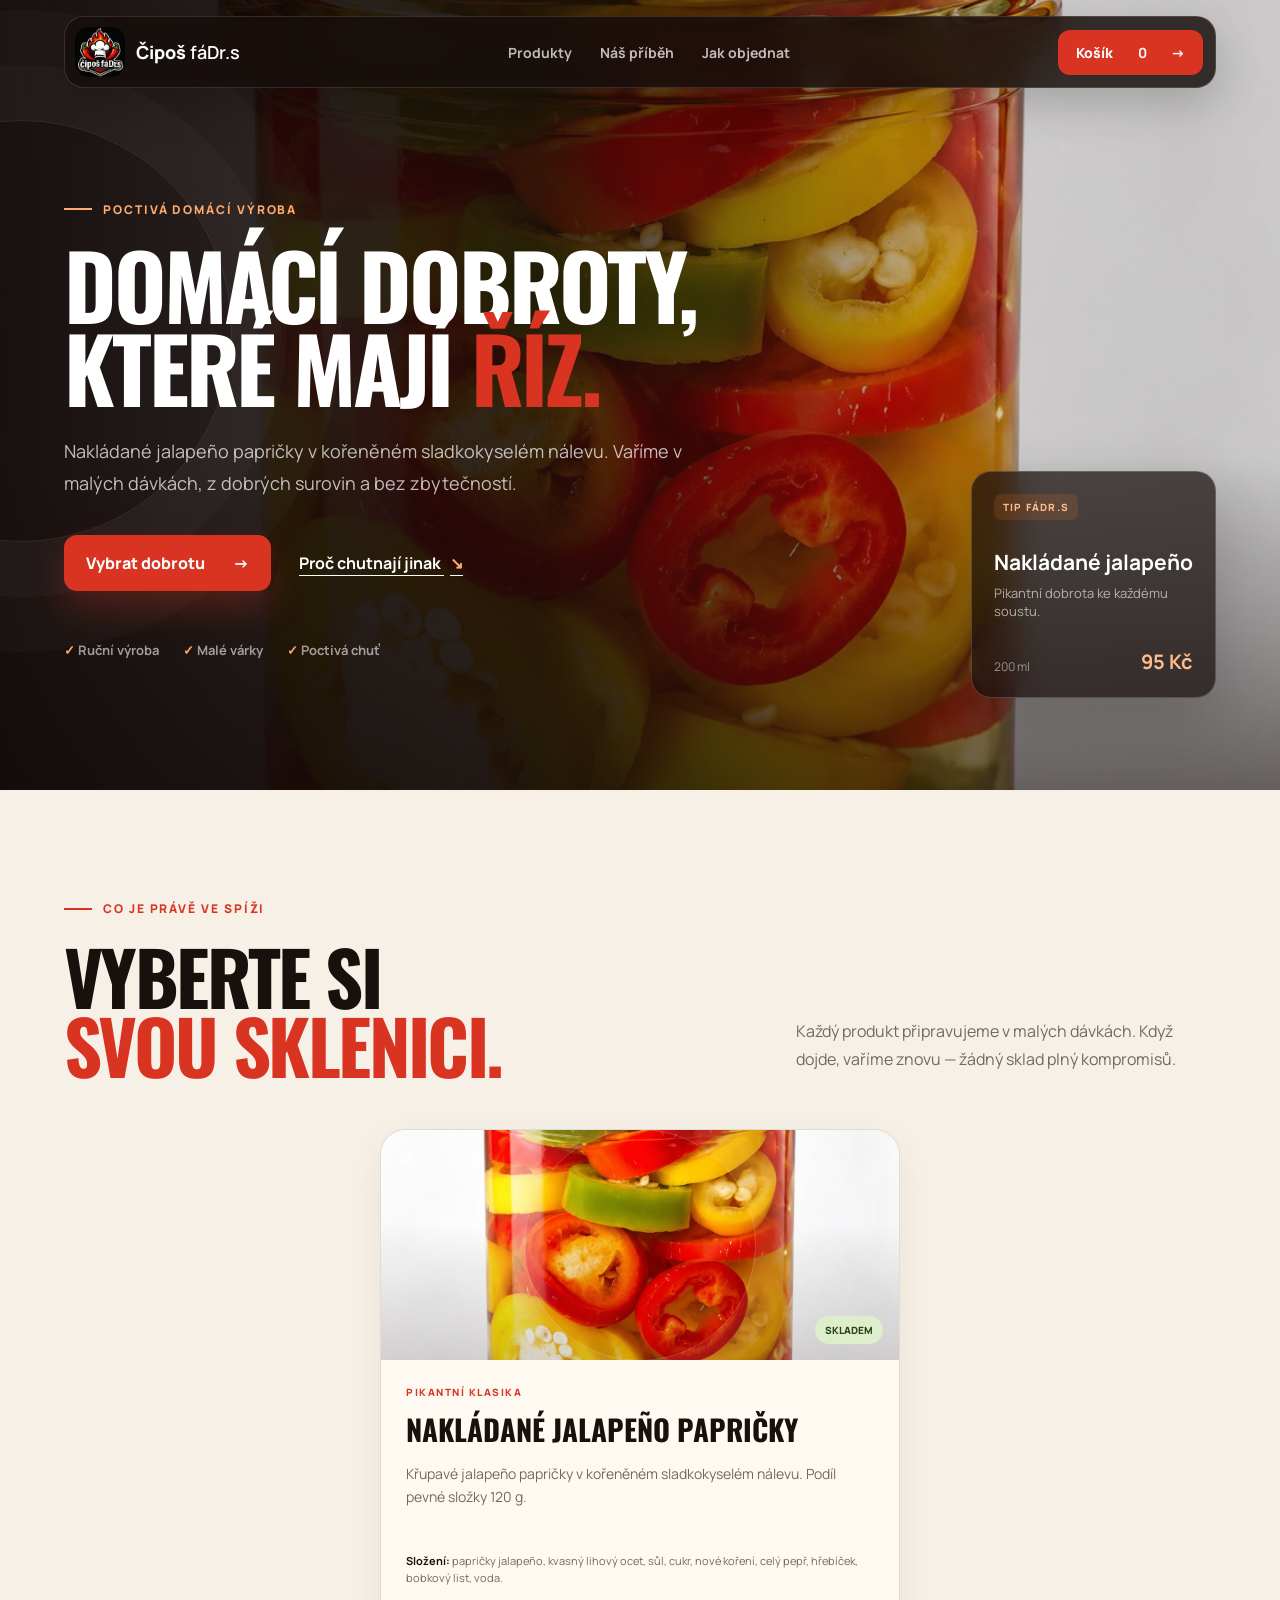
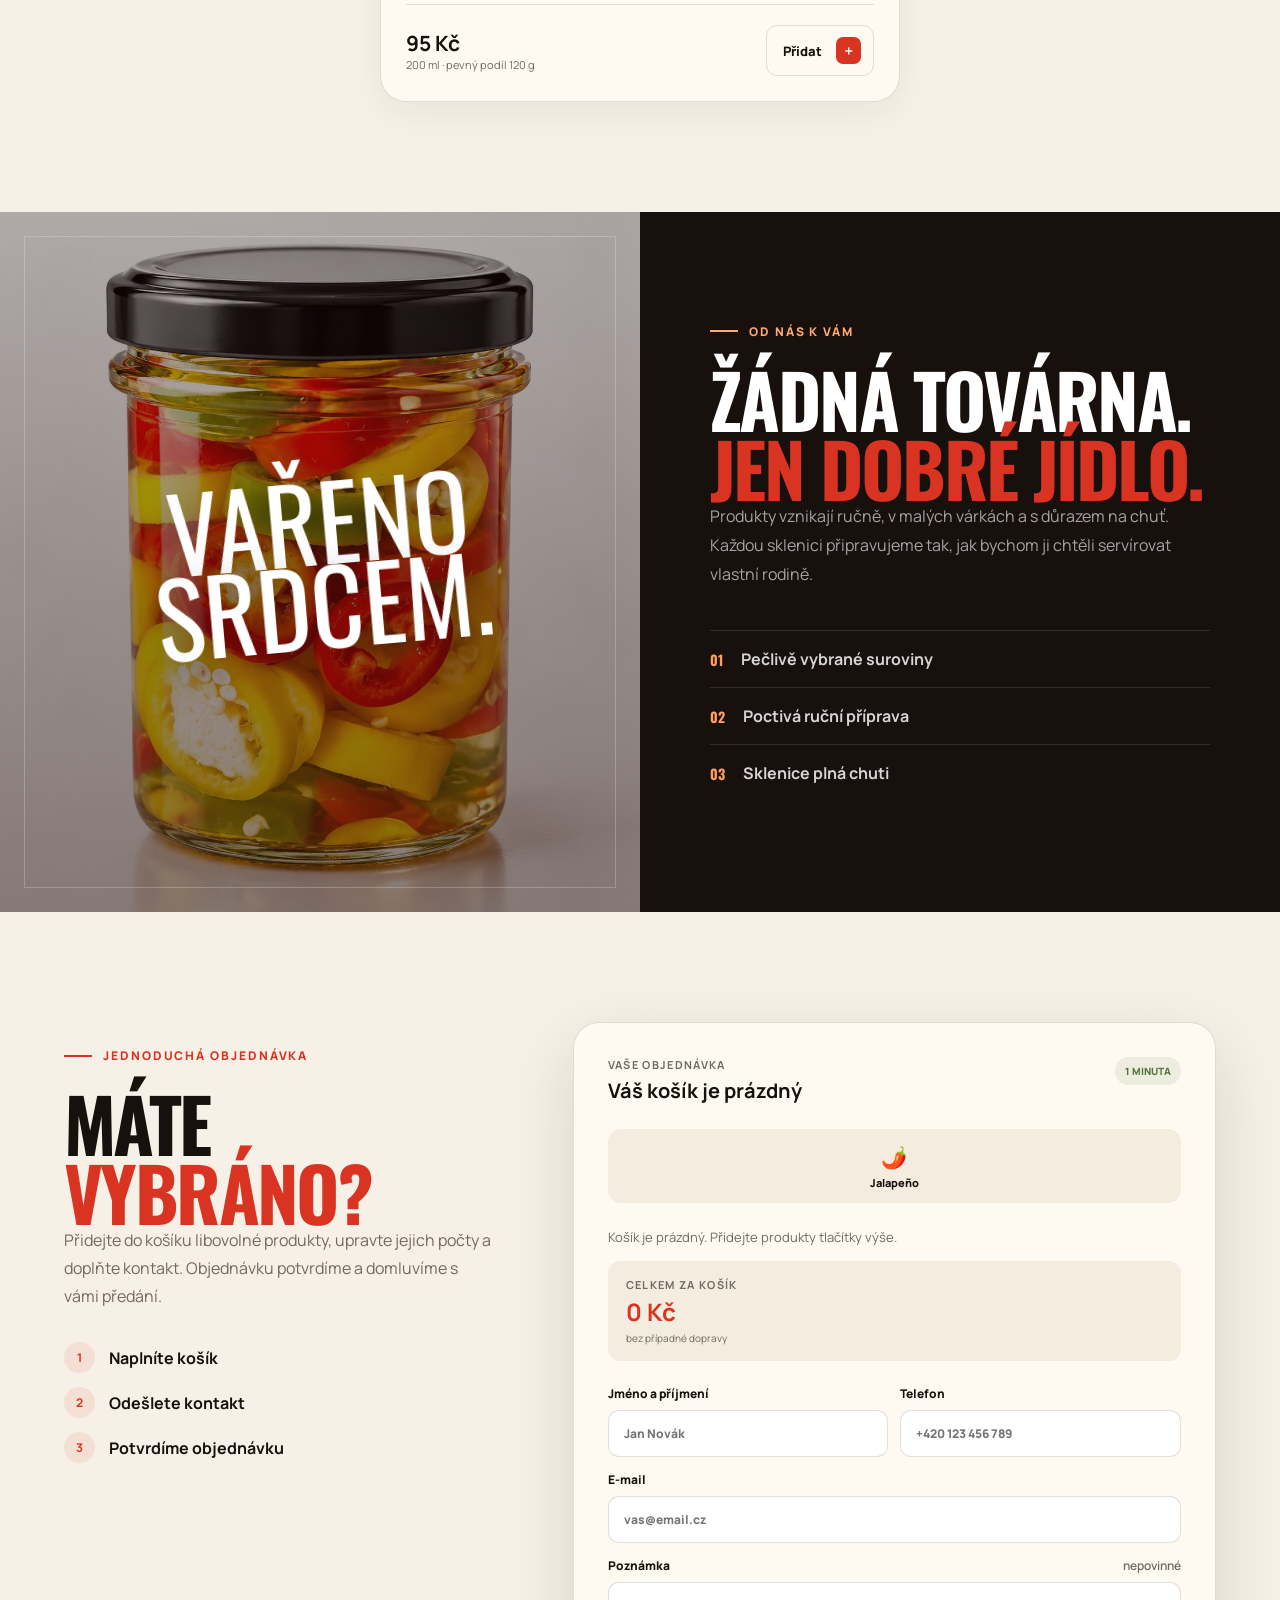
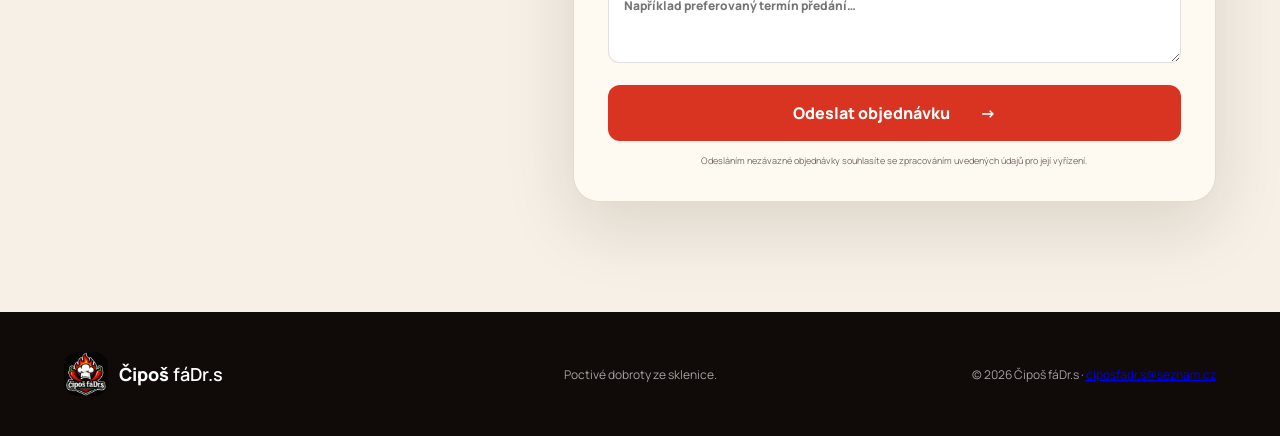
<file: index.html>
<!DOCTYPE html>
<html lang="cs">
<head>
  <meta charset="UTF-8">
  <meta name="viewport" content="width=device-width, initial-scale=1.0">
  <meta name="description" content="Čipoš fáDr.s – poctivé domácí dobroty ve skle. Objednejte si nakládané jalapeño papričky v kořeněném sladkokyselém nálevu.">
  <meta name="theme-color" content="#120b08">
  <title>Čipoš fáDr.s | Domácí dobroty, které mají říz</title>
  <link rel="preconnect" href="https://fonts.googleapis.com">
  <link rel="preconnect" href="https://fonts.gstatic.com" crossorigin>
  <link href="https://fonts.googleapis.com/css2?family=Manrope:wght@400;600;700;800&family=Oswald:wght@600;700&display=swap" rel="stylesheet">
  <link rel="stylesheet" href="style.css?v=jalapeno1">
</head>
<body>
  <header class="site-header">
    <nav class="navbar" aria-label="Hlavní navigace">
      <a href="#uvod" class="brand" aria-label="Čipoš fáDr.s – domů">
        <img src="images/logos/logo.jpeg" alt="" class="brand-logo">
        <span><strong>Čipoš</strong> fáDr.s</span>
      </a>
      <div class="nav-links">
        <a href="#produkty">Produkty</a>
        <a href="#pribeh">Náš příběh</a>
        <a href="#objednavka">Jak objednat</a>
      </div>
      <a href="#objednavka" class="nav-order">Košík <b id="cartCount">0</b> <span aria-hidden="true">→</span></a>
    </nav>
  </header>

  <main>
    <section id="uvod" class="hero">
      <div class="hero-inner">
        <div class="hero-content">
          <p class="eyebrow"><span></span> Poctivá domácí výroba</p>
          <h1>Domácí dobroty,<br>které mají <em>říz.</em></h1>
          <p class="hero-copy">Nakládané jalapeño papričky v kořeněném sladkokyselém nálevu. Vaříme v malých dávkách, z dobrých surovin a bez zbytečností.</p>
          <div class="hero-actions">
            <a href="#produkty" class="btn btn-primary">Vybrat dobrotu <span>→</span></a>
            <a href="#pribeh" class="text-link">Proč chutnají jinak <span>↘</span></a>
          </div>
          <div class="hero-trust" aria-label="Výhody">
            <span>✓ Ruční výroba</span>
            <span>✓ Malé várky</span>
            <span>✓ Poctivá chuť</span>
          </div>
        </div>
        <aside class="hero-card">
          <span class="hero-card-label">Tip fáDr.s</span>
          <strong>Nakládané jalapeño</strong>
          <p>Pikantní dobrota ke každému soustu.</p>
          <div><span>200 ml</span><b>95 Kč</b></div>
        </aside>
      </div>
    </section>

    <section id="produkty" class="section products-section">
      <div class="section-heading">
        <div>
          <p class="eyebrow dark"><span></span> Co je právě ve spíži</p>
          <h2>Vyberte si<br><em>svou sklenici.</em></h2>
        </div>
        <p>Každý produkt připravujeme v malých dávkách. Když dojde, vaříme znovu — žádný sklad plný kompromisů.</p>
      </div>

      <div class="product-grid single-product">
        <article class="product-card jalapeno">
          <div class="product-visual jalapeno-photo">
            <span class="product-number">01</span>
            <span class="stock">Skladem</span>
          </div>
          <div class="product-content">
            <p class="product-type">Pikantní klasika</p>
            <h3>Nakládané jalapeño papričky</h3>
            <p>Křupavé jalapeño papričky v kořeněném sladkokyselém nálevu. Podíl pevné složky 120 g.</p>
            <p class="ingredients"><strong>Složení:</strong> papričky jalapeño, kvasný lihový ocet, sůl, cukr, nové koření, celý pepř, hřebíček, bobkový list, voda.</p>
            <div class="product-bottom">
              <div><strong>95 Kč</strong><span>200 ml · pevný podíl 120 g</span></div>
              <button type="button" class="product-button" data-product="Nakládané jalapeño papričky" data-price="95" data-variant="200 ml · pevný podíl 120 g" aria-label="Objednat nakládané jalapeño papričky">Přidat <span>＋</span></button>
            </div>
          </div>
        </article>


      </div>
    </section>

    <section id="pribeh" class="story-section">
      <div class="story-image">
        <span>Vařeno<br>srdcem.</span>
      </div>
      <div class="story-content">
        <p class="eyebrow"><span></span> Od nás k vám</p>
        <h2>Žádná továrna.<br><em>Jen dobré jídlo.</em></h2>
        <p>Produkty vznikají ručně, v malých várkách a s důrazem na chuť. Každou sklenici připravujeme tak, jak bychom ji chtěli servírovat vlastní rodině.</p>
        <div class="story-points">
          <div><strong>01</strong><span>Pečlivě vybrané suroviny</span></div>
          <div><strong>02</strong><span>Poctivá ruční příprava</span></div>
          <div><strong>03</strong><span>Sklenice plná chuti</span></div>
        </div>
      </div>
    </section>

    <section id="objednavka" class="order-section">
      <div class="order-intro">
        <p class="eyebrow dark"><span></span> Jednoduchá objednávka</p>
        <h2>Máte<br><em>vybráno?</em></h2>
        <p>Přidejte do košíku libovolné produkty, upravte jejich počty a doplňte kontakt. Objednávku potvrdíme a domluvíme s vámi předání.</p>
        <ol>
          <li><span>1</span> Naplníte košík</li>
          <li><span>2</span> Odešlete kontakt</li>
          <li><span>3</span> Potvrdíme objednávku</li>
        </ol>
      </div>

      <form id="orderForm" class="order-form" name="objednavka" action="/dekujeme.html" method="POST" data-netlify="true" netlify-honeypot="bot-field">
        <input type="hidden" name="form-name" value="objednavka">
        <p hidden><label>Toto pole nevyplňujte: <input name="bot-field" tabindex="-1" autocomplete="off"></label></p>
        <div class="form-heading">
          <div>
            <span>Vaše objednávka</span>
            <strong id="formProductTitle">Váš košík je prázdný</strong>
          </div>
          <span class="form-badge">1 minuta</span>
        </div>

        <div class="product-select single-product" role="group" aria-label="Přidat produkt do košíku">
          <button type="button" data-product="Nakládané jalapeño papričky" data-price="95" data-variant="200 ml · pevný podíl 120 g">🌶️ <span>Jalapeño</span></button>
        </div>

        <input type="hidden" id="cartSummary" name="Položky objednávky">
        <input type="hidden" id="cartQuantity" name="Počet kusů">
        <input type="hidden" id="total" name="Celkem">
        <div id="cartItems" class="cart-items"></div>
        <p id="cartEmpty" class="cart-empty">Košík je prázdný. Přidejte produkty tlačítky výše.</p>
        <p id="cartStatus" role="status" aria-live="polite" class="cart-status"></p>
        <div class="order-total cart-total">
          <span>Celkem za košík</span>
          <strong id="totalDisplay">0 Kč</strong>
          <small>bez případné dopravy</small>
        </div>
        <noscript><p>Pro sestavení košíku zapněte JavaScript, nebo nám objednávku napište na ciposfadr.s@seznam.cz.</p></noscript>

        <div class="field-grid">
          <label>Jméno a příjmení
            <input type="text" id="name" name="Jméno" autocomplete="name" placeholder="Jan Novák" required>
          </label>
          <label>Telefon
            <input type="tel" id="phone" name="Telefon" autocomplete="tel" placeholder="+420 123 456 789" required>
          </label>
        </div>
        <label>E-mail
          <input type="email" id="email" name="email" autocomplete="email" placeholder="vas@email.cz" required>
        </label>
        <label>Poznámka <span class="optional">nepovinné</span>
          <textarea id="note" name="Poznámka" rows="3" placeholder="Například preferovaný termín předání…"></textarea>
        </label>

        <button type="submit" class="submit-button">Odeslat objednávku <span>→</span></button>
        <p class="form-note">Odesláním nezávazné objednávky souhlasíte se zpracováním uvedených údajů pro její vyřízení.</p>
      </form>
    </section>
  </main>

  <footer>
    <a href="#uvod" class="footer-brand">
      <img src="images/logos/logo.jpeg" alt="">
      <span><strong>Čipoš</strong> fáDr.s</span>
    </a>
    <p>Poctivé dobroty ze sklenice.</p>
    <p>© 2026 Čipoš fáDr.s · <a href="mailto:ciposfadr.s@seznam.cz">ciposfadr.s@seznam.cz</a></p>
  </footer>

  <div id="toast" class="toast" role="status" aria-live="polite">Produkt přidán do objednávky</div>
  <script src="script.js?v=cart1"></script>
</body>
</html>
</file>
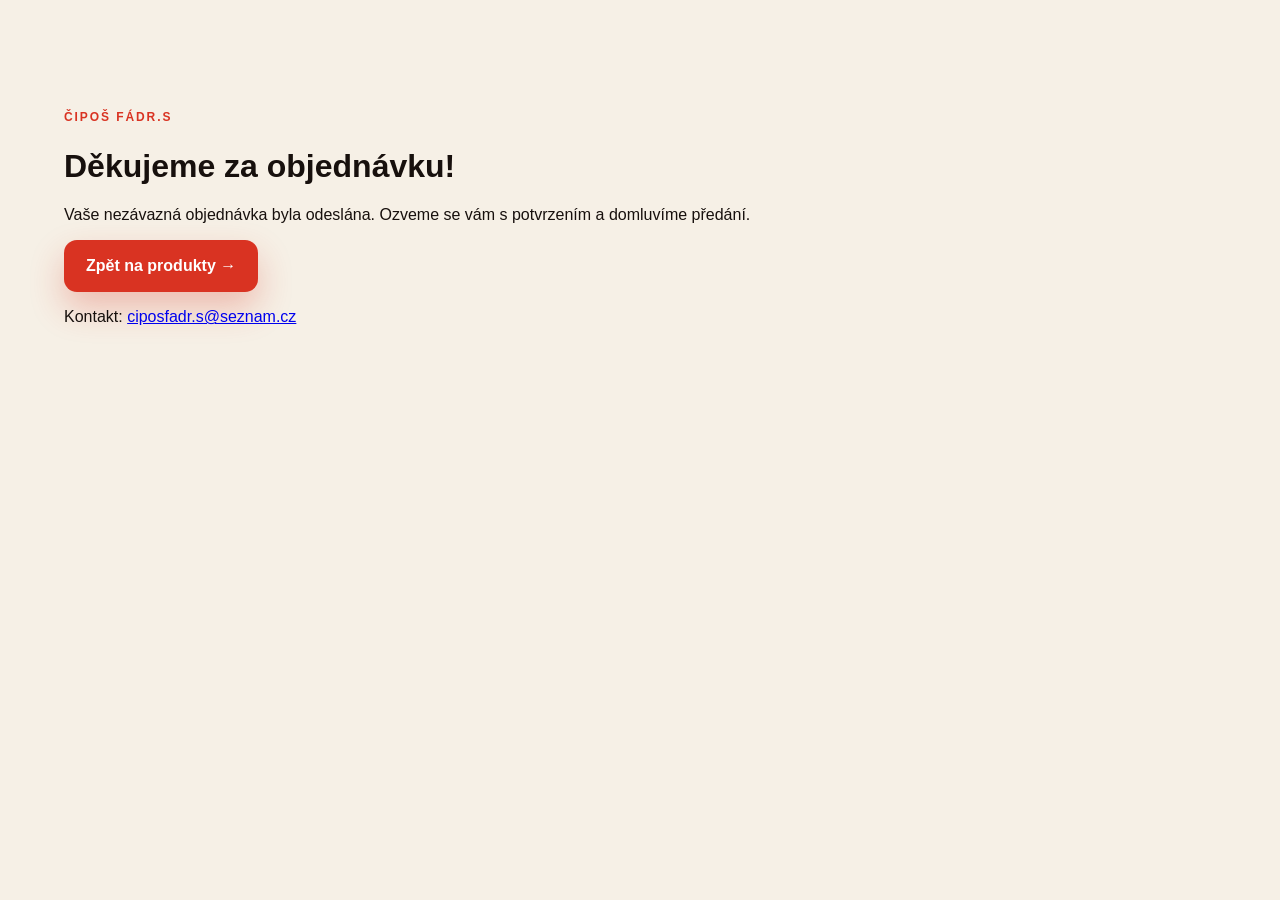
<file: dekujeme.html>
<!DOCTYPE html>
<html lang="cs">
<head>
  <meta charset="UTF-8">
  <meta name="viewport" content="width=device-width, initial-scale=1.0">
  <meta name="robots" content="noindex">
  <title>Objednávka odeslána | Čipoš fáDr.s</title>
  <link rel="stylesheet" href="style.css">
</head>
<body>
  <main class="section">
    <p class="eyebrow dark">Čipoš fáDr.s</p>
    <h1>Děkujeme za objednávku!</h1>
    <p>Vaše nezávazná objednávka byla odeslána. Ozveme se vám s potvrzením a domluvíme předání.</p>
    <p><a href="/" class="btn btn-primary">Zpět na produkty →</a></p>
    <p>Kontakt: <a href="mailto:ciposfadr.s@seznam.cz">ciposfadr.s@seznam.cz</a></p>
  </main>
</body>
</html>
</file>
<file: style.css>
:root {
  --ink: #17100d;
  --cream: #f6f0e6;
  --paper: #fffaf1;
  --red: #d93322;
  --red-dark: #a91f15;
  --orange: #ef7b25;
  --gold: #e8b550;
  --green: #54733d;
  --muted: #736961;
  --line: rgba(23, 16, 13, .13);
  --radius: 26px;
  --shadow: 0 24px 70px rgba(45, 22, 10, .13);
}

* { box-sizing: border-box; }
html { scroll-behavior: smooth; scroll-padding-top: 100px; }
body {
  margin: 0;
  color: var(--ink);
  background: var(--cream);
  font-family: "Manrope", Arial, sans-serif;
  -webkit-font-smoothing: antialiased;
}
img { display: block; max-width: 100%; }
button, input, textarea { font: inherit; }
button, a { -webkit-tap-highlight-color: transparent; }
em { color: var(--red); font-style: normal; }
h1, h2, h3, p { margin-top: 0; }

.site-header {
  position: fixed;
  inset: 0 0 auto;
  z-index: 50;
  padding: 16px 5%;
  pointer-events: none;
}
.navbar {
  width: min(1240px, 100%);
  min-height: 72px;
  margin: auto;
  padding: 9px 12px 9px 10px;
  display: flex;
  align-items: center;
  justify-content: space-between;
  gap: 24px;
  color: white;
  background: rgba(22, 14, 11, .84);
  border: 1px solid rgba(255,255,255,.13);
  border-radius: 20px;
  box-shadow: 0 15px 45px rgba(0,0,0,.2);
  backdrop-filter: blur(18px);
  pointer-events: auto;
}
.brand, .footer-brand {
  display: inline-flex;
  align-items: center;
  gap: 11px;
  color: inherit;
  text-decoration: none;
  font-size: 18px;
  font-weight: 600;
}
.brand strong, .footer-brand strong { font-weight: 800; }
.brand-logo, .footer-brand img {
  width: 50px;
  height: 50px;
  object-fit: cover;
  border-radius: 14px;
}
.nav-links { display: flex; align-items: center; gap: 28px; }
.nav-links a {
  position: relative;
  color: rgba(255,255,255,.72);
  text-decoration: none;
  font-size: 14px;
  font-weight: 700;
  transition: color .2s;
}
.nav-links a:hover { color: white; }
.nav-order {
  display: inline-flex;
  align-items: center;
  gap: 18px;
  padding: 13px 18px;
  color: white;
  background: var(--red);
  border-radius: 12px;
  text-decoration: none;
  font-size: 14px;
  font-weight: 800;
  transition: .2s ease;
}
.nav-order:hover { background: var(--orange); transform: translateY(-1px); }

.hero {
  min-height: 790px;
  padding: 150px 5% 72px;
  color: white;
  background:
    linear-gradient(90deg, rgba(17,9,7,.97) 0%, rgba(17,9,7,.85) 42%, rgba(17,9,7,.2) 75%),
    linear-gradient(0deg, rgba(17,9,7,.55), transparent 42%),
    url("images/foods/nakladane-jalapeno.jpg") center right / cover no-repeat;
  position: relative;
  overflow: hidden;
}
.hero::before {
  content: "";
  position: absolute;
  width: 420px;
  height: 420px;
  left: -190px;
  top: 120px;
  border: 1px solid rgba(255,255,255,.1);
  border-radius: 50%;
  box-shadow: 0 0 0 55px rgba(255,255,255,.025), 0 0 0 110px rgba(255,255,255,.018);
}
.hero-inner {
  position: relative;
  z-index: 1;
  width: min(1240px, 100%);
  min-height: 560px;
  margin: auto;
  display: flex;
  align-items: center;
  justify-content: space-between;
  gap: 60px;
}
.hero-content { max-width: 760px; }
.eyebrow {
  display: flex;
  align-items: center;
  gap: 11px;
  margin-bottom: 24px;
  color: #ffab6f;
  text-transform: uppercase;
  letter-spacing: .16em;
  font-size: 12px;
  font-weight: 800;
}
.eyebrow span { width: 28px; height: 2px; background: currentColor; }
.eyebrow.dark { color: var(--red); }
.hero h1, .section-heading h2, .story-content h2, .order-intro h2 {
  margin-bottom: 28px;
  font-family: "Oswald", Impact, sans-serif;
  font-size: clamp(58px, 7vw, 106px);
  line-height: .93;
  letter-spacing: -.035em;
  text-transform: uppercase;
}
.hero-copy {
  max-width: 650px;
  color: rgba(255,255,255,.72);
  font-size: 18px;
  line-height: 1.75;
}
.hero-actions { display: flex; align-items: center; gap: 28px; margin-top: 36px; }
.btn {
  display: inline-flex;
  align-items: center;
  justify-content: center;
  gap: 28px;
  padding: 17px 22px;
  border-radius: 13px;
  text-decoration: none;
  font-weight: 800;
}
.btn-primary { color: white; background: var(--red); box-shadow: 0 16px 34px rgba(217,51,34,.28); }
.btn-primary:hover { background: var(--orange); }
.text-link { color: white; text-underline-offset: 6px; font-weight: 700; }
.text-link span { color: #ffab6f; margin-left: 6px; }
.hero-trust {
  display: flex;
  flex-wrap: wrap;
  gap: 10px 24px;
  margin-top: 50px;
  color: rgba(255,255,255,.58);
  font-size: 13px;
  font-weight: 700;
}
.hero-trust span::first-letter { color: #ffab6f; }
.hero-card {
  align-self: flex-end;
  width: 245px;
  padding: 22px;
  margin-bottom: 12px;
  border: 1px solid rgba(255,255,255,.18);
  border-radius: 20px;
  background: rgba(20,12,9,.7);
  backdrop-filter: blur(16px);
  box-shadow: 0 20px 60px rgba(0,0,0,.2);
}
.hero-card-label {
  display: inline-block;
  margin-bottom: 28px;
  padding: 6px 9px;
  color: #ffbc8c;
  background: rgba(239,123,37,.15);
  border-radius: 7px;
  font-size: 10px;
  font-weight: 800;
  letter-spacing: .12em;
  text-transform: uppercase;
}
.hero-card > strong { display: block; font-size: 21px; }
.hero-card p { margin: 8px 0 28px; color: rgba(255,255,255,.62); font-size: 13px; }
.hero-card div { display: flex; justify-content: space-between; align-items: end; }
.hero-card div span { color: rgba(255,255,255,.5); font-size: 12px; }
.hero-card div b { color: #ffbc8c; font-size: 20px; }

.section { padding: 110px 5%; }
.products-section { width: min(1400px, 100%); margin: auto; }
.section-heading {
  width: min(1240px, 100%);
  margin: 0 auto 50px;
  display: flex;
  align-items: flex-end;
  justify-content: space-between;
  gap: 60px;
}
.section-heading h2, .story-content h2, .order-intro h2 { font-size: clamp(48px, 5.8vw, 82px); margin-bottom: 0; }
.section-heading > p { max-width: 420px; margin-bottom: 6px; color: var(--muted); line-height: 1.75; }

.product-grid {
  width: min(1240px, 100%);
  margin: auto;
  display: grid;
  grid-template-columns: repeat(3, 1fr);
  gap: 18px;
}
.product-card {
  min-width: 0;
  overflow: hidden;
  background: var(--paper);
  border: 1px solid var(--line);
  border-radius: var(--radius);
  box-shadow: 0 10px 35px rgba(55,29,17,.06);
  transition: transform .25s, box-shadow .25s;
}
.product-card:hover { transform: translateY(-7px); box-shadow: var(--shadow); }
.product-visual {
  position: relative;
  height: 230px;
  display: grid;
  place-items: center;
  overflow: hidden;
  background: #c84c43;
}
.product-visual.jalapeno-photo {
  background:
    linear-gradient(0deg, rgba(20,9,5,.18), transparent 60%),
    url("images/foods/nakladane-jalapeno.jpg") center / cover no-repeat;
}
.onion .product-visual { background: radial-gradient(circle at 50% 45%, #e8b968, #9b6327); }
.product-visual::after {
  content: "";
  position: absolute;
  width: 230px;
  height: 230px;
  border: 1px solid rgba(255,255,255,.2);
  border-radius: 50%;
  box-shadow: 0 0 0 35px rgba(255,255,255,.04), 0 0 0 70px rgba(255,255,255,.025);
}
.product-visual.photo {
  background:
    linear-gradient(0deg, rgba(20,9,5,.35), transparent 60%),
    url("images/foods/nakladane-jalapeno.jpg") center 46% / cover no-repeat;
}
.product-icon { z-index: 1; font-size: 92px; filter: drop-shadow(0 18px 18px rgba(0,0,0,.2)); }
.product-number, .stock, .bestseller { position: absolute; z-index: 2; }
.product-number { top: 18px; left: 20px; color: rgba(255,255,255,.68); font-family: "Oswald"; font-size: 13px; }
.stock {
  right: 16px;
  bottom: 16px;
  padding: 7px 10px;
  color: #284018;
  background: #dceecb;
  border-radius: 999px;
  font-size: 10px;
  font-weight: 800;
  text-transform: uppercase;
}
.bestseller {
  left: 18px;
  bottom: 16px;
  padding: 7px 10px;
  color: white;
  background: var(--red);
  border-radius: 999px;
  font-size: 10px;
  font-weight: 800;
  text-transform: uppercase;
}
.product-content { padding: 25px; }
.product-type { margin-bottom: 8px; color: var(--red); font-size: 10px; font-weight: 800; letter-spacing: .15em; text-transform: uppercase; }
.product-content h3 { margin-bottom: 12px; font-family: "Oswald"; font-size: 29px; text-transform: uppercase; }
.product-content > p:not(.product-type) { min-height: 78px; color: var(--muted); font-size: 14px; line-height: 1.65; }
.product-content .ingredients { min-height: 0 !important; margin: -2px 0 18px; font-size: 11px !important; line-height: 1.55 !important; }
.ingredients strong { color: var(--ink); }
.product-bottom { display: flex; align-items: center; justify-content: space-between; gap: 12px; padding-top: 20px; border-top: 1px solid var(--line); }
.product-bottom > div { display: flex; flex-direction: column; }
.product-bottom strong { font-size: 21px; }
.product-bottom div span { color: var(--muted); font-size: 11px; }
.product-button {
  display: inline-flex;
  align-items: center;
  gap: 14px;
  padding: 11px 12px 11px 16px;
  color: var(--ink);
  background: transparent;
  border: 1px solid var(--line);
  border-radius: 11px;
  cursor: pointer;
  font-size: 13px;
  font-weight: 800;
  transition: .2s;
}
.product-button span { color: white; background: var(--red); border-radius: 7px; padding: 4px 6px; }
.product-button:hover { color: white; background: var(--ink); }

.story-section {
  display: grid;
  grid-template-columns: 1fr 1fr;
  min-height: 700px;
  color: white;
  background: var(--ink);
}
.story-image {
  position: relative;
  display: grid;
  place-items: center;
  min-height: 600px;
  background:
    linear-gradient(rgba(34,13,7,.35), rgba(34,13,7,.55)),
    url("images/foods/nakladane-jalapeno.jpg") center / cover;
}
.story-image::after { content: ""; position: absolute; inset: 24px; border: 1px solid rgba(255,255,255,.22); }
.story-image span {
  position: relative;
  z-index: 1;
  color: white;
  font-family: "Oswald";
  font-size: clamp(62px, 8vw, 120px);
  line-height: .82;
  text-align: center;
  text-transform: uppercase;
  transform: rotate(-5deg);
  text-shadow: 0 10px 40px rgba(0,0,0,.35);
}
.story-content { display: flex; flex-direction: column; justify-content: center; padding: 90px max(6%, 70px); }
.story-content > p:not(.eyebrow) { max-width: 590px; color: rgba(255,255,255,.62); line-height: 1.8; }
.story-points { margin-top: 26px; }
.story-points div { display: flex; align-items: center; gap: 18px; padding: 17px 0; border-top: 1px solid rgba(255,255,255,.12); }
.story-points strong { color: #ff9d63; font-family: "Oswald"; font-size: 14px; }
.story-points span { color: rgba(255,255,255,.82); font-weight: 700; }

.order-section {
  width: min(1240px, calc(100% - 10%));
  margin: 110px auto;
  display: grid;
  grid-template-columns: .8fr 1.2fr;
  gap: 80px;
  align-items: start;
}
.order-intro { position: sticky; top: 115px; padding-top: 25px; }
.order-intro > p:not(.eyebrow) { max-width: 440px; color: var(--muted); line-height: 1.75; }
.order-intro ol { margin: 32px 0 0; padding: 0; list-style: none; }
.order-intro li { display: flex; align-items: center; gap: 14px; margin: 14px 0; font-weight: 700; }
.order-intro li span { width: 31px; height: 31px; display: grid; place-items: center; color: var(--red); background: rgba(217,51,34,.09); border-radius: 50%; font-size: 12px; }

.order-form {
  padding: 34px;
  background: var(--paper);
  border: 1px solid var(--line);
  border-radius: var(--radius);
  box-shadow: var(--shadow);
}
.form-heading { display: flex; align-items: start; justify-content: space-between; gap: 20px; margin-bottom: 25px; }
.form-heading div { display: flex; flex-direction: column; gap: 5px; }
.form-heading div span, .order-total span { color: var(--muted); font-size: 11px; font-weight: 700; text-transform: uppercase; letter-spacing: .12em; }
.form-heading strong { font-size: 20px; }
.form-badge { padding: 7px 10px; color: var(--green); background: rgba(84,115,61,.1); border-radius: 999px; font-size: 10px; font-weight: 800; text-transform: uppercase; }
.product-select { display: grid; grid-template-columns: repeat(3, 1fr); gap: 8px; margin-bottom: 24px; }
.product-select button {
  min-height: 74px;
  padding: 12px 8px;
  color: var(--ink);
  background: #f4ecdf;
  border: 1px solid transparent;
  border-radius: 13px;
  cursor: pointer;
  font-size: 21px;
  transition: .2s;
}
.product-select button span { display: block; margin-top: 4px; font-size: 11px; font-weight: 800; }
.product-select button:hover, .product-select button.active { color: var(--red); background: #fff; border-color: rgba(217,51,34,.45); box-shadow: 0 8px 22px rgba(42,20,10,.08); }
.form-row { display: grid; grid-template-columns: 1fr 1fr; gap: 18px; margin-bottom: 20px; }
label { display: block; color: var(--ink); font-size: 12px; font-weight: 800; }
.quantity-control { display: grid; grid-template-columns: 44px 1fr 44px; margin-top: 9px; }
.quantity-control button, .quantity-control input {
  height: 48px;
  margin: 0;
  color: var(--ink);
  background: #f4ecdf;
  border: 0;
  text-align: center;
}
.quantity-control button { cursor: pointer; font-size: 18px; }
.quantity-control button:first-child { border-radius: 11px 0 0 11px; }
.quantity-control button:last-child { border-radius: 0 11px 11px 0; }
.quantity-control input { border-left: 1px solid var(--line); border-right: 1px solid var(--line); border-radius: 0; font-weight: 800; -moz-appearance: textfield; }
.quantity-control input::-webkit-outer-spin-button, .quantity-control input::-webkit-inner-spin-button { -webkit-appearance: none; }
.order-total { display: flex; flex-direction: column; justify-content: center; padding: 10px 18px; background: #f4ecdf; border-radius: 12px; }
.order-total strong { margin: 3px 0; color: var(--red); font-size: 24px; }
.order-total small { color: var(--muted); font-size: 10px; }
.field-grid { display: grid; grid-template-columns: 1fr 1fr; gap: 12px; }
input, textarea {
  width: 100%;
  margin: 8px 0 14px;
  padding: 14px 15px;
  color: var(--ink);
  background: white;
  border: 1px solid var(--line);
  border-radius: 11px;
  outline: none;
  transition: .2s;
}
input:focus, textarea:focus { border-color: var(--red); box-shadow: 0 0 0 3px rgba(217,51,34,.09); }
textarea { resize: vertical; }
.optional { float: right; color: var(--muted); font-weight: 600; }
.submit-button {
  width: 100%;
  min-height: 56px;
  margin-top: 4px;
  display: flex;
  align-items: center;
  justify-content: center;
  gap: 30px;
  color: white;
  background: var(--red);
  border: 0;
  border-radius: 12px;
  cursor: pointer;
  font-weight: 800;
  transition: .2s;
}
.submit-button:hover { background: var(--red-dark); transform: translateY(-1px); }
.form-note { margin: 13px 0 0; color: var(--muted); font-size: 9px; line-height: 1.5; text-align: center; }

footer {
  padding: 40px 5%;
  display: grid;
  grid-template-columns: 1fr auto 1fr;
  align-items: center;
  gap: 30px;
  color: rgba(255,255,255,.62);
  background: #100a08;
  font-size: 12px;
}
.footer-brand { color: white; }
.footer-brand img { width: 44px; height: 44px; }
footer p { margin: 0; }
footer p:last-child { text-align: right; }

.toast {
  position: fixed;
  z-index: 80;
  left: 50%;
  bottom: 24px;
  padding: 13px 18px;
  color: white;
  background: var(--ink);
  border-radius: 11px;
  box-shadow: 0 16px 35px rgba(0,0,0,.25);
  font-size: 13px;
  font-weight: 700;
  opacity: 0;
  transform: translate(-50%, 20px);
  pointer-events: none;
  transition: .25s;
}
.toast.show { opacity: 1; transform: translate(-50%, 0); }

.reveal { opacity: 0; transform: translateY(24px); transition: opacity .6s ease, transform .6s ease; }
.reveal.visible { opacity: 1; transform: none; }

@media (max-width: 940px) {
  .nav-links { display: none; }
  .hero-card { display: none; }
  .hero { background-position: 62% center; }
  .hero-inner { min-height: 510px; }
  .hero-content { max-width: 680px; }
  .product-grid { grid-template-columns: 1fr 1fr; }
  .product-card:last-child { grid-column: 1 / -1; max-width: calc(50% - 9px); }
  .story-section { grid-template-columns: 1fr; }
  .story-image { min-height: 460px; }
  .story-content { padding: 80px 7%; }
  .order-section { grid-template-columns: 1fr; gap: 40px; }
  .order-intro { position: static; }
  footer { grid-template-columns: 1fr; text-align: center; }
  .footer-brand { justify-content: center; }
  footer p:last-child { text-align: center; }
}

@media (max-width: 620px) {
  html { scroll-padding-top: 86px; }
  .site-header { padding: 10px; }
  .navbar { min-height: 62px; border-radius: 16px; }
  .brand-logo { width: 42px; height: 42px; border-radius: 11px; }
  .brand { font-size: 15px; }
  .nav-order { padding: 11px 13px; font-size: 12px; }
  .nav-order span { display: none; }
  .hero { min-height: 720px; padding: 120px 20px 55px; background-position: 66% center; }
  .hero::after { content: ""; position: absolute; inset: 0; background: rgba(10,5,3,.2); }
  .hero-inner { min-height: 530px; align-items: flex-end; }
  .hero-content { position: relative; z-index: 2; }
  .hero h1 { font-size: clamp(52px, 17vw, 72px); }
  .hero-copy { font-size: 15px; line-height: 1.65; }
  .hero-actions { align-items: flex-start; flex-direction: column; gap: 20px; }
  .hero-trust { gap: 8px 14px; margin-top: 32px; font-size: 11px; }
  .section { padding: 75px 18px; }
  .section-heading { align-items: flex-start; flex-direction: column; gap: 18px; }
  .section-heading h2, .story-content h2, .order-intro h2 { font-size: 52px; }
  .product-grid { grid-template-columns: 1fr; }
  .product-card:last-child { grid-column: auto; max-width: none; }
  .product-visual { height: 210px; }
  .story-image { min-height: 390px; }
  .story-content { padding: 68px 20px; }
  .order-section { width: calc(100% - 36px); margin: 75px auto; }
  .order-form { padding: 22px 16px; border-radius: 20px; }
  .form-heading strong { font-size: 16px; }
  .product-select button { min-height: 68px; font-size: 18px; }
  .form-row, .field-grid { grid-template-columns: 1fr; gap: 0; }
  .order-total { margin-top: 12px; }
  footer { padding: 38px 20px; }
}

@media (prefers-reduced-motion: reduce) {
  html { scroll-behavior: auto; }
  *, *::before, *::after { transition-duration: .01ms !important; }
  .reveal { opacity: 1; transform: none; }
}
/* Multi-product order basket */
.cart-items { margin-bottom: 18px; }
.cart-item { display: grid; grid-template-columns: minmax(0, 1fr) 140px; gap: 12px; padding: 18px 0; border-bottom: 1px solid var(--line); align-items: center; }
.cart-item-info strong { display: block; font-size: 14px; }
.cart-item-info small { display: block; margin-top: 5px; color: var(--muted); font-size: 11px; line-height: 1.5; }
.cart-item .quantity-control { margin: 0; grid-template-columns: 38px minmax(0, 1fr) 38px; }
.cart-subtotal { font-size: 15px; color: var(--red); }
.cart-remove { justify-self: end; padding: 8px 0; border: 0; background: transparent; color: var(--muted); text-decoration: underline; cursor: pointer; font-size: 12px; }
.cart-empty { color: var(--muted); font-size: 13px; line-height: 1.6; }
.cart-status { color: var(--red-dark); font-size: 13px; }
.cart-status:empty { display: none; }
.cart-total { margin: 0 0 24px; padding: 16px 18px; }
.nav-order b { min-width: 22px; text-align: center; }
[hidden] { display: none !important; }
@media (max-width: 400px) {
  .cart-item { grid-template-columns: minmax(0, 1fr) 120px; gap: 10px; }
}

.product-grid.single-product { grid-template-columns: minmax(0, 520px); justify-content: center; }
.product-grid.single-product .product-card { max-width: none; grid-column: auto; }
.product-select.single-product { grid-template-columns: 1fr; }
</file>
